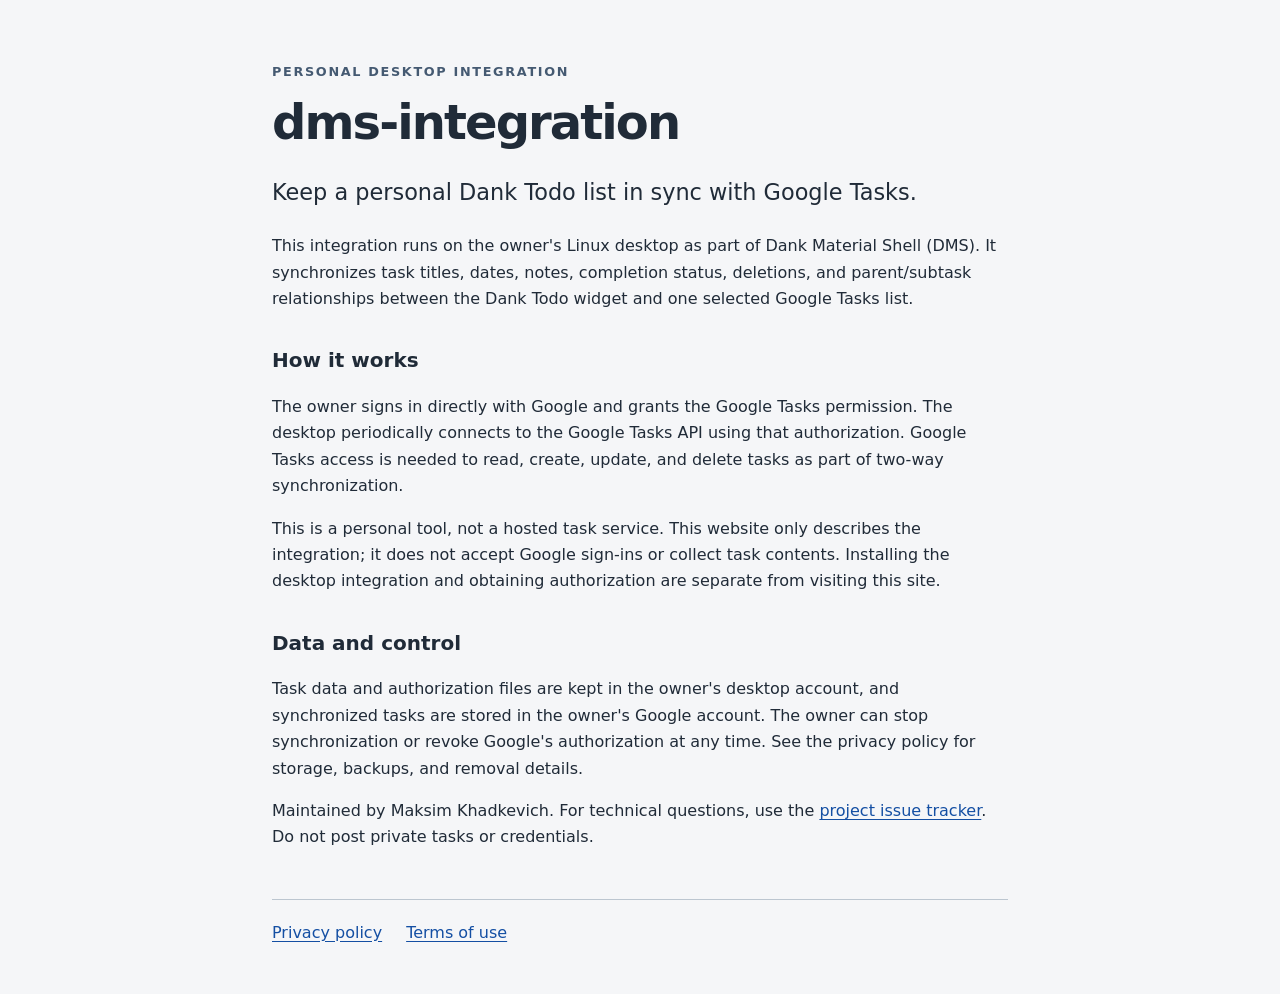
<file: docs/index.html>
<!doctype html>
<html lang="en">
<head>
  <meta charset="utf-8">
  <meta name="viewport" content="width=device-width, initial-scale=1">
  <meta name="description" content="dms-integration is a personal desktop bridge between Dank Todo and Google Tasks.">
  <title>dms-integration — Personal task sync</title>
  <link rel="stylesheet" href="style.css">
</head>
<body>
  <main>
    <p class="eyebrow">Personal desktop integration</p>
    <h1>dms-integration</h1>
    <p class="intro">Keep a personal Dank Todo list in sync with Google Tasks.</p>
    <p>This integration runs on the owner's Linux desktop as part of Dank Material Shell (DMS). It synchronizes task titles, dates, notes, completion status, deletions, and parent/subtask relationships between the Dank Todo widget and one selected Google Tasks list.</p>
    <h2>How it works</h2>
    <p>The owner signs in directly with Google and grants the Google Tasks permission. The desktop periodically connects to the Google Tasks API using that authorization. Google Tasks access is needed to read, create, update, and delete tasks as part of two-way synchronization.</p>
    <p>This is a personal tool, not a hosted task service. This website only describes the integration; it does not accept Google sign-ins or collect task contents. Installing the desktop integration and obtaining authorization are separate from visiting this site.</p>
    <h2>Data and control</h2>
    <p>Task data and authorization files are kept in the owner's desktop account, and synchronized tasks are stored in the owner's Google account. The owner can stop synchronization or revoke Google's authorization at any time. See the privacy policy for storage, backups, and removal details.</p>
    <p>Maintained by Maksim Khadkevich. For technical questions, use the <a href="https://github.com/hutm/dms-integration/issues">project issue tracker</a>. Do not post private tasks or credentials.</p>
    <nav aria-label="Policies">
      <a href="privacy.html">Privacy policy</a>
      <a href="terms.html">Terms of use</a>
    </nav>
  </main>
</body>
</html>
</file>
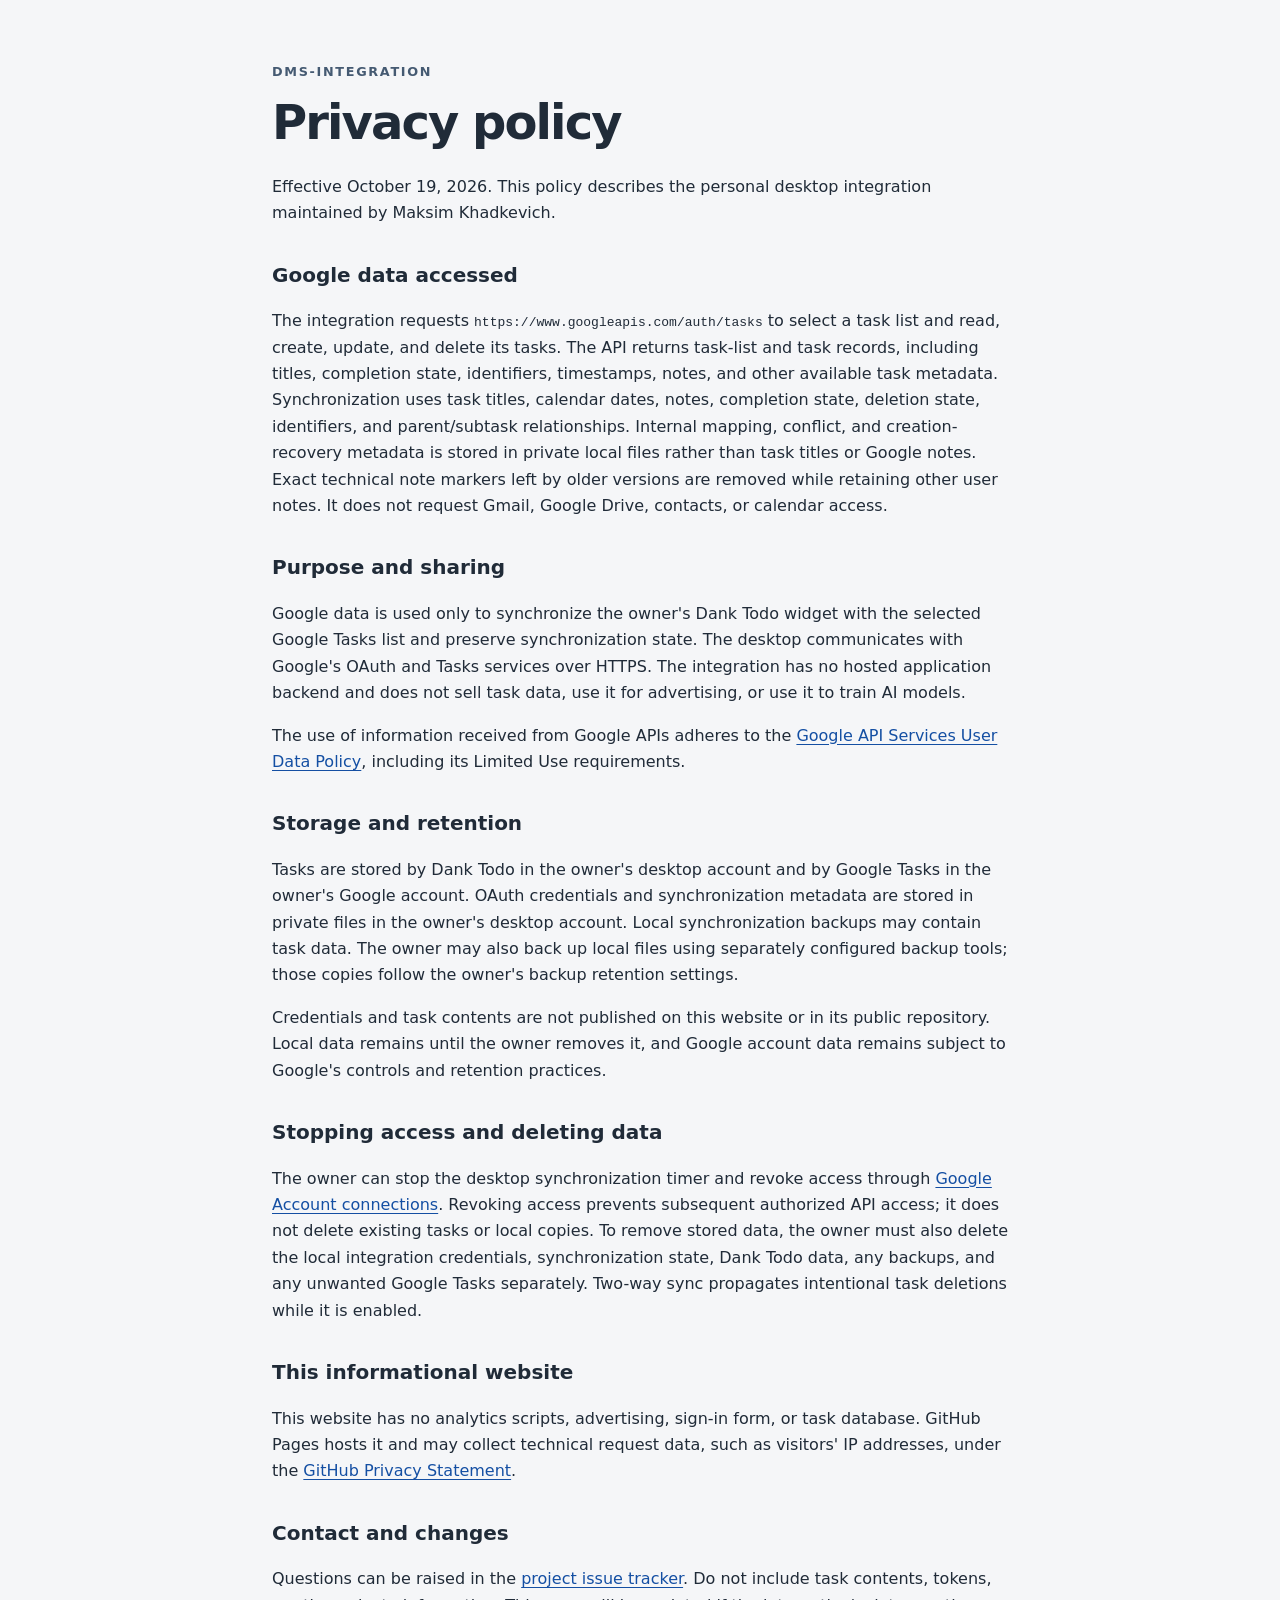
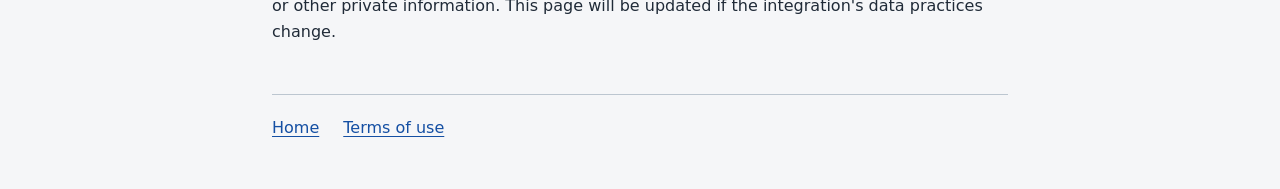
<file: docs/privacy.html>
<!doctype html>
<html lang="en">
<head>
  <meta charset="utf-8">
  <meta name="viewport" content="width=device-width, initial-scale=1">
  <title>Privacy policy — dms-integration</title>
  <link rel="stylesheet" href="style.css">
</head>
<body>
  <main>
    <p class="eyebrow">dms-integration</p>
    <h1>Privacy policy</h1>
    <p>Effective October 19, 2026. This policy describes the personal desktop integration maintained by Maksim Khadkevich.</p>
    <h2>Google data accessed</h2>
    <p>The integration requests <code>https://www.googleapis.com/auth/tasks</code> to select a task list and read, create, update, and delete its tasks. The API returns task-list and task records, including titles, completion state, identifiers, timestamps, notes, and other available task metadata. Synchronization uses task titles, calendar dates, notes, completion state, deletion state, identifiers, and parent/subtask relationships. Internal mapping, conflict, and creation-recovery metadata is stored in private local files rather than task titles or Google notes. Exact technical note markers left by older versions are removed while retaining other user notes. It does not request Gmail, Google Drive, contacts, or calendar access.</p>
    <h2>Purpose and sharing</h2>
    <p>Google data is used only to synchronize the owner's Dank Todo widget with the selected Google Tasks list and preserve synchronization state. The desktop communicates with Google's OAuth and Tasks services over HTTPS. The integration has no hosted application backend and does not sell task data, use it for advertising, or use it to train AI models.</p>
    <p>The use of information received from Google APIs adheres to the <a href="https://developers.google.com/terms/api-services-user-data-policy">Google API Services User Data Policy</a>, including its Limited Use requirements.</p>
    <h2>Storage and retention</h2>
    <p>Tasks are stored by Dank Todo in the owner's desktop account and by Google Tasks in the owner's Google account. OAuth credentials and synchronization metadata are stored in private files in the owner's desktop account. Local synchronization backups may contain task data. The owner may also back up local files using separately configured backup tools; those copies follow the owner's backup retention settings.</p>
    <p>Credentials and task contents are not published on this website or in its public repository. Local data remains until the owner removes it, and Google account data remains subject to Google's controls and retention practices.</p>
    <h2>Stopping access and deleting data</h2>
    <p>The owner can stop the desktop synchronization timer and revoke access through <a href="https://myaccount.google.com/connections">Google Account connections</a>. Revoking access prevents subsequent authorized API access; it does not delete existing tasks or local copies. To remove stored data, the owner must also delete the local integration credentials, synchronization state, Dank Todo data, any backups, and any unwanted Google Tasks separately. Two-way sync propagates intentional task deletions while it is enabled.</p>
    <h2>This informational website</h2>
    <p>This website has no analytics scripts, advertising, sign-in form, or task database. GitHub Pages hosts it and may collect technical request data, such as visitors' IP addresses, under the <a href="https://docs.github.com/en/site-policy/privacy-policies/github-general-privacy-statement">GitHub Privacy Statement</a>.</p>
    <h2>Contact and changes</h2>
    <p>Questions can be raised in the <a href="https://github.com/hutm/dms-integration/issues">project issue tracker</a>. Do not include task contents, tokens, or other private information. This page will be updated if the integration's data practices change.</p>
    <nav aria-label="Policies"><a href="index.html">Home</a><a href="terms.html">Terms of use</a></nav>
  </main>
</body>
</html>
</file>
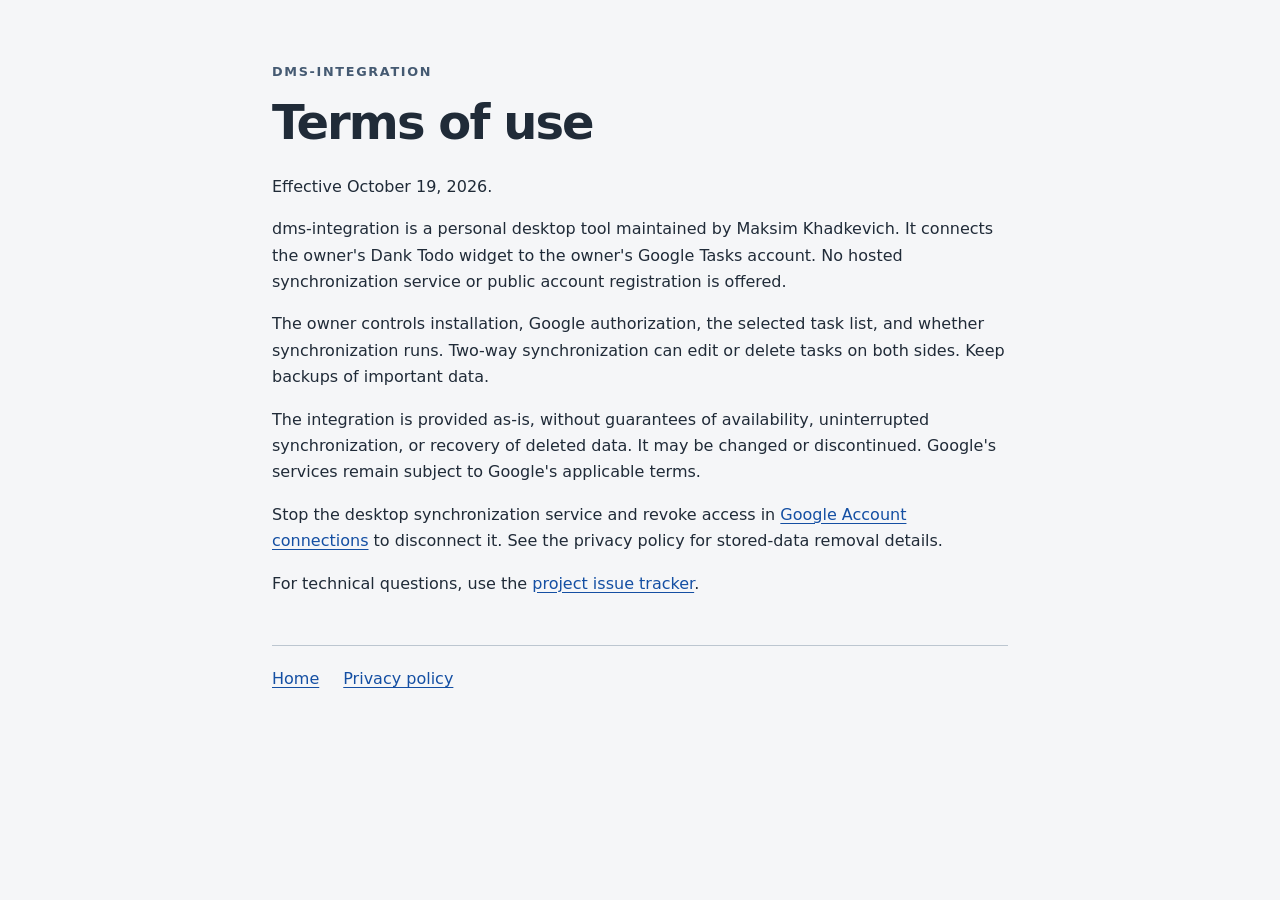
<file: docs/terms.html>
<!doctype html>
<html lang="en">
<head>
  <meta charset="utf-8">
  <meta name="viewport" content="width=device-width, initial-scale=1">
  <title>Terms of use — dms-integration</title>
  <link rel="stylesheet" href="style.css">
</head>
<body>
  <main>
    <p class="eyebrow">dms-integration</p>
    <h1>Terms of use</h1>
    <p>Effective October 19, 2026.</p>
    <p>dms-integration is a personal desktop tool maintained by Maksim Khadkevich. It connects the owner's Dank Todo widget to the owner's Google Tasks account. No hosted synchronization service or public account registration is offered.</p>
    <p>The owner controls installation, Google authorization, the selected task list, and whether synchronization runs. Two-way synchronization can edit or delete tasks on both sides. Keep backups of important data.</p>
    <p>The integration is provided as-is, without guarantees of availability, uninterrupted synchronization, or recovery of deleted data. It may be changed or discontinued. Google's services remain subject to Google's applicable terms.</p>
    <p>Stop the desktop synchronization service and revoke access in <a href="https://myaccount.google.com/connections">Google Account connections</a> to disconnect it. See the privacy policy for stored-data removal details.</p>
    <p>For technical questions, use the <a href="https://github.com/hutm/dms-integration/issues">project issue tracker</a>.</p>
    <nav aria-label="Policies"><a href="index.html">Home</a><a href="privacy.html">Privacy policy</a></nav>
  </main>
</body>
</html>
</file>
<file: docs/style.css>
:root { color-scheme: light dark; font-family: system-ui, sans-serif; line-height: 1.65; background: #f5f6f8; color: #202b38; }
body { margin: 0; padding: 3rem 1.25rem; }
main { max-width: 46rem; margin: auto; }
h1 { font-size: clamp(2rem, 6vw, 3rem); line-height: 1.15; letter-spacing: -.04em; margin: .4rem 0 1.5rem; }
h2 { font-size: 1.25rem; margin-top: 2rem; }
.eyebrow { color: #455a72; text-transform: uppercase; font-size: .8rem; letter-spacing: .13em; font-weight: 700; }
.intro { font-size: 1.4rem; }
a { color: #144fa3; text-underline-offset: .2em; }
a:focus-visible { outline: 3px solid #3577d4; outline-offset: 4px; }
code { overflow-wrap: anywhere; }
nav { display: flex; flex-wrap: wrap; gap: 1.5rem; border-top: 1px solid #bcc6d0; margin-top: 3rem; padding-top: 1.25rem; }
@media (prefers-color-scheme: dark) {
  :root { background: #161c24; color: #e2e9f2; }
  .eyebrow { color: #a6bbd3; }
  a { color: #9bc4ff; }
  nav { border-color: #455a72; }
}
</file>
